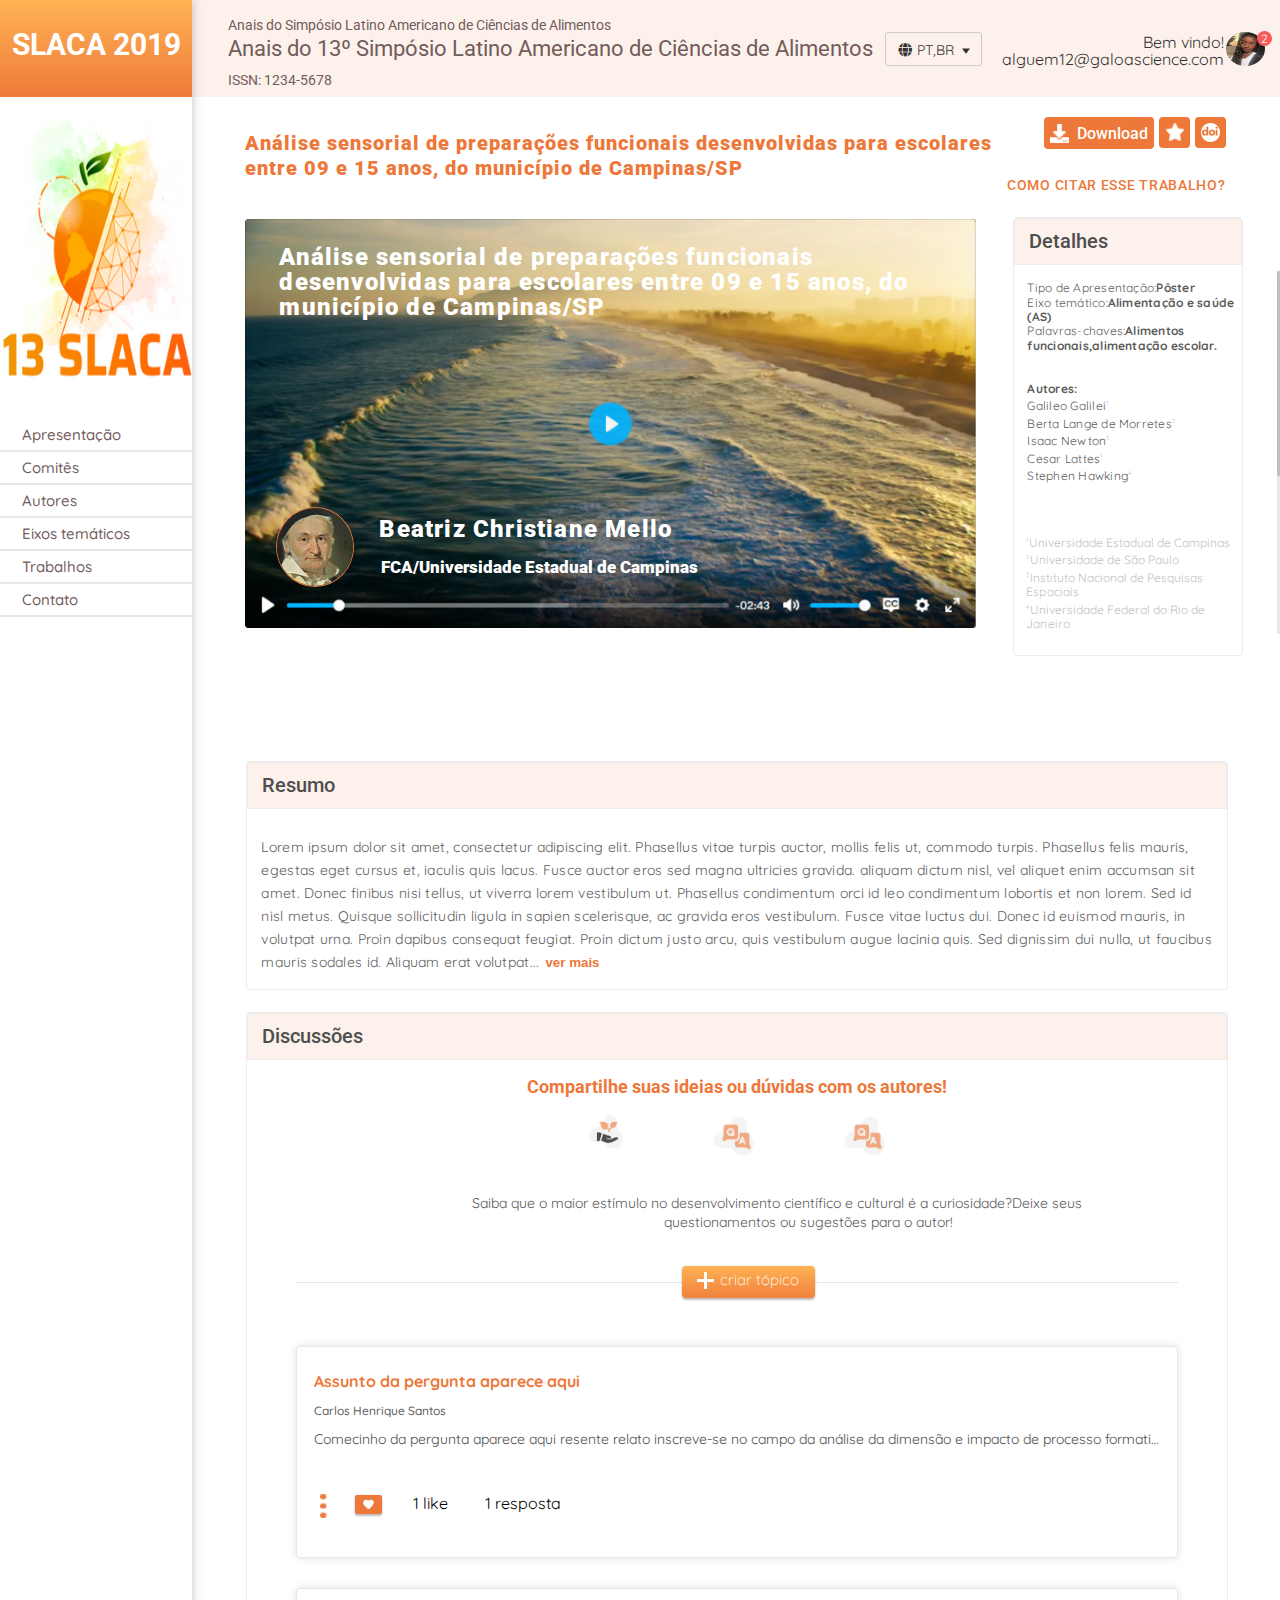
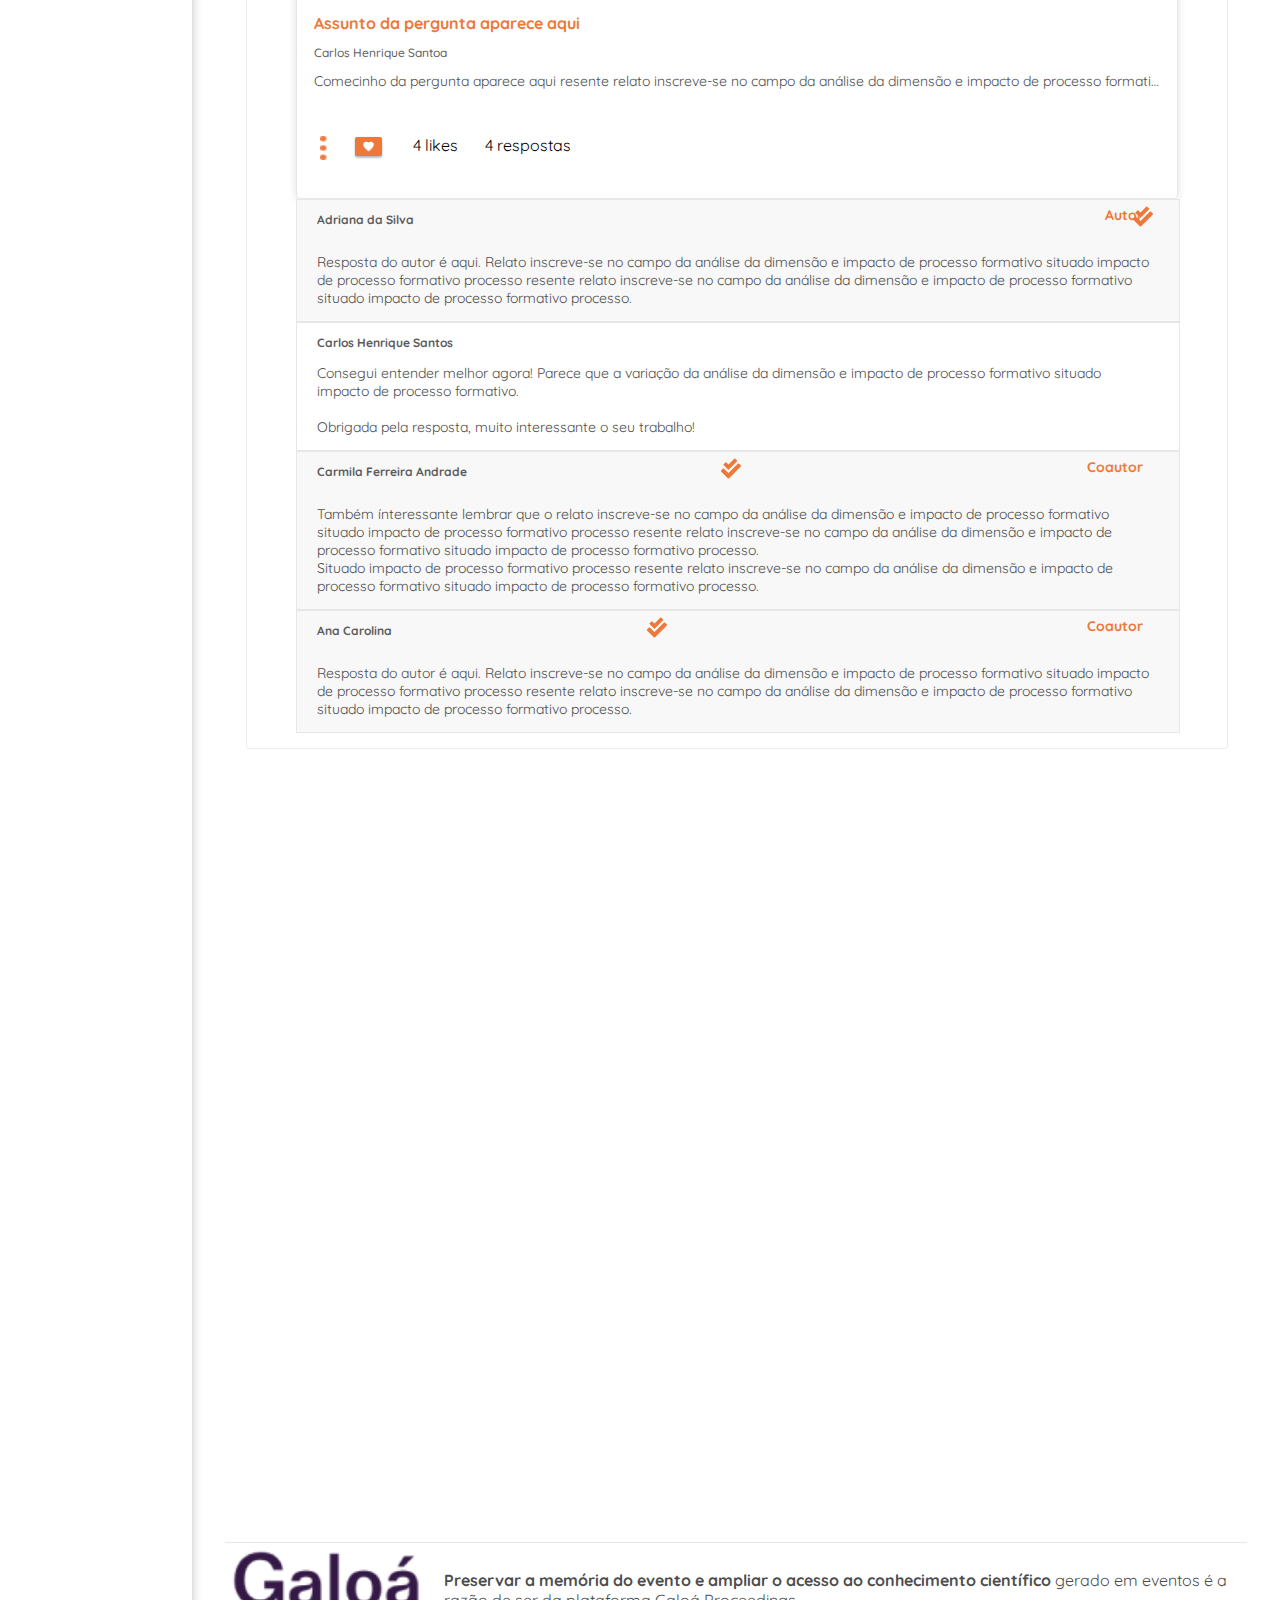
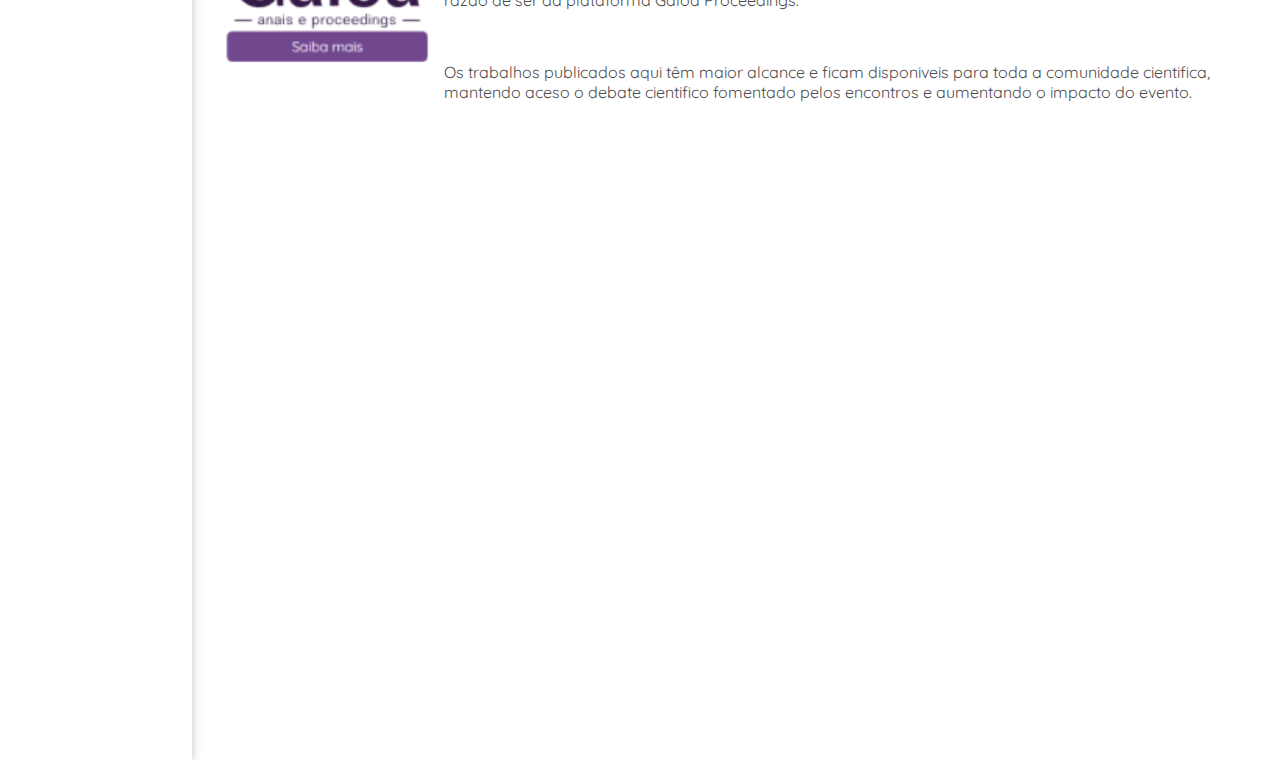
<file: index.html>
<!DOCTYPE html>
<html lang="pt-br">
<head>
    <meta charset="UTF-8">
    <meta http-equiv="X-UA-Compatible" content="IE=edge">
    <meta name="viewport" content="width=device-width, initial-scale=1.0">
    <meta http-equiv="content-language" content="pt-br,en-US">
    <meta name="keywords" content="ciência,simpósio,alimentação,SLACA">
    <meta name="description" content="Simpósio Latino Americano de Ciências de Alimentos">
    <meta name="copyright" content="2022 Teste Tecnico da Chuva">
    <meta name="author" content="Gabriela dos Santos Lamar">

    <link rel="icon" type="image/png" sizes="32x32" href="/img/13 slaca.png">

    <link rel="stylesheet" href="css/main.css">
    <title>13 SLACA</title>
</head>
<body>
    <div style="display:flex;">
        <nav class="aba-left">
            <div class="placa">            
                <div class="title-card">
                   

                    <h2>slaca 2019</h2>
                </div>                     
            </div>
            <img style="height:8%;width:100%;" src="img/13 slaca.png" 
            alt="slogan da marca,é o globo terrestre misturado com o design simples de uma laranja" />
            <ul >
                <li>
                <div ></div>  <span class="text">Apresentação</span>
                </li>
                <li >
                    <div ></div>  <span class="text">Comitês</span>       
                </li>
                <li>
                    <div ></div>  <span class="text">Autores</span>
                </li>
                <li>
                    <div ></div>  <span class="text">Eixos temáticos</span>
                    
                </li>
                <li>
                    <div ></div>  <span class="text">Trabalhos</span>                
                </li>
                <li>
                    <div ></div>  <span class="text"> Contato</span>               
                </li>
            </ul>

            
        </nav>
        <nav class="aba-left-mobile">
            <!--o uso de classes não funcionou para todos os atributos de css,entao usei o style-->
            <h2>s<br>l<br>a<br>c<br>a<br>2<br>0<br>1<br>9</h2>
            <button  onclick="abrirMenu()" class="menu-lateral">
                <hr>
                <hr>
                <hr>
            </button>
            <div  id="new" style="   height:1251vh;display: none;background: white;width: 360vw;position: absolute;left: 0px;z-index: 99;">
            <div>
                <img style="height:40%;width:360vw;" src="img/13 slaca.png"
                alt="slogan da marca,é o globo terrestre misturado com o design simples de uma laranja"
                />
                <ul class="ul-mobile" style=" margin-top: 1px;
                margin-left: -40px;
                
                list-style: none; 
                 " >
                    <li style=" display: flex;
                    margin-left: 0px;
                    padding: 54px;
                    background: linear-gradient(180deg, #ffffff 0%, #d9d5d5 100%);
                    border-bottom: 2px solid #E7E7E7;">
                    <div ></div>  <span class="text" style="align-items: center;
                    color: #725C5C;
    
                    padding: 6px;
                    padding-left:22px ;
                    
                    background-color: transparent;
    
                    font-family: 'Quicksand';
                    font-style: normal;
                    font-weight: 500;
                    font-size: 54px;
                    line-height: 19px;">Apresentação</span>
                    </li>
                    <li style=" display: flex;
                    margin-left: 0px;
                    padding: 54px;
                    background: linear-gradient(180deg, #ffffff 0%, #d9d5d5 100%);
                    border-bottom: 2px solid #E7E7E7;" >
                        <div ></div>  <span class="text"  style="align-items: center;
                        color: #725C5C;
        
                        padding: 6px;
                        padding-left:22px ;
                        
                        background-color: transparent;
        
                        font-family: 'Quicksand';
                        font-style: normal;
                        font-weight: 500;
                        font-size: 54px;
                        line-height: 19px;">Comitês</span>       
                    </li>
                    <li style=" display: flex;
                    margin-left: 0px;
                    padding: 54px;
                    background: linear-gradient(180deg, #ffffff 0%, #d9d5d5 100%);
                    border-bottom: 2px solid #E7E7E7;">
                        <div ></div>  <span class="text"  style="align-items: center;
                        color: #725C5C;
        
                        padding: 6px;
                        padding-left:22px ;
                        
                        background-color: transparent;
        
                        font-family: 'Quicksand';
                        font-style: normal;
                        font-weight: 500;
                        font-size: 54px;
                        line-height: 19px;">Autores</span>
                    </li>
                    <li style=" display: flex;
                    margin-left: 0px;
                    padding: 54px;
                    background: linear-gradient(180deg, #ffffff 0%, #d9d5d5 100%);
                    border-bottom: 2px solid #E7E7E7;">
                        <div ></div>  <span class="text"  style="align-items: center;
                        color: #725C5C;
        
                        padding: 6px;
                        padding-left:22px ;
                        
                        background-color: transparent;
        
                        font-family: 'Quicksand';
                        font-style: normal;
                        font-weight: 500;
                        font-size: 54px;
                        line-height: 19px;">Eixos temáticos</span>
                        
                    </li>
                    <li style=" display: flex;
                    margin-left: 0px;
                    padding: 54px;
                    background: linear-gradient(180deg, #ffffff 0%, #d9d5d5 100%);
                    border-bottom: 2px solid #E7E7E7;">
                        <div ></div>  <span class="text"  style="align-items: center;
                        color: #725C5C;
        
                        padding: 6px;
                        padding-left:22px ;
                        
                        background-color: transparent;
        
                        font-family: 'Quicksand';
                        font-style: normal;
                        font-weight: 500;
                        font-size: 54px;
                        line-height: 19px;">Trabalhos</span>                
                    </li>
                    <li style=" display: flex;
                    margin-left: 0px;
                    padding: 54px;
                    background: linear-gradient(180deg, #ffffff 0%, #d9d5d5 100%);
                    border-bottom: 2px solid #E7E7E7;">
                        <div ></div>  <span class="text"  style="align-items: center;
                        color: #725C5C;
        
                        padding: 6px;
                        padding-left:22px ;
                        
                        background-color: transparent;
                        
                        font-family: 'Quicksand';
                        font-style: normal;
                        font-weight: 500;
                        font-size: 54px;
                        line-height: 19px;"> Contato</span>               
                    </li>
                </ul>

            <br>
            <button id="close" style="
            background: linear-gradient(180deg, #FFB354 0%, #EE7A3A 100%);
            
            margin-left: 142px;
    width: 80%;
    height: 22vh;
            
    color: white;
    font-size: 63px;
    font-family: 'Quicksand';
    letter-spacing: 5px;

    border: none;
    border-radius: 7%;
            
            " onclick="fecharMenu()"> FECHAR MENU</button>
        </div>
        </div>
            <script>
                fecharMenu=()=>{
               
                   
               const menufechar=document.querySelector('#new');
               
               menufechar.style.display='none';
          
        }
            </script>
            
            <script>
                function abrirMenu(){
                   
                     const menuaberto=document.querySelector('#new');
                     
                     menuaberto.style.display='inline-block';
                }
            </script>

        </nav>
        <div class="aba-right">
            <header>     
                <div style="width: 90%;     background: #FDF1EB;    padding-left: 36px;">
                    <h3  class="title-1">Anais do Simpósio Latino Americano de Ciências de Alimentos</h3>
                    <h3 class="title-2 ">Anais do 13º Simpósio Latino Americano de Ciências de Alimentos</h3>
                    <h3 class="title-3">ISSN: 1234-5678 </h3>
                </div>       
                <div class="customize">   
                    <!--é preciso dar 2 click no botao idiomas-->
                        <button onclick="mudar()" class="idiomas" >          
                                <img class="icon" src="img/language image.png"
                                 alt="o icone preto de um globo terrestre com linhas brancas horizontais e verticais"/>             
                            
                                <div class="name_idioma">PT,BR <img  class="seta" src="img/dropdown.png" alt="uma seta para baixo,que abre opções"/> </div>
                                <ul id="opcao" class="inative"
                                    style="
                                    
                                    
                                    margin-top: 8px;
                                    margin-left: -7px;
                                    margin-right: 22px;
                                     
                                    border: 1px solid #CCCCCC;
                                    border-top: none;
                                    background-color: #FDF1EB;

                                    list-style: none;
                                    
                                    width: 55px;
                                    height: 34px;
                                
                                ">
                                    <li style="margin-left:-55px ; font-family: Quicksand;">EN</li>
                                    <li style="margin-left:-55px ; font-family: Quicksand;">ESP</li>
                                </ul>
                            
                           
                        </button>   
                        <script>
                            
                            function mudar(){
                                let btn=document.querySelector(".idiomas")
                                let ul=document.querySelector("#opcao")

                                function toggle(event){
                                    if(ul.classList.contains('inative')){
                                        
                                        ul.classList.remove('inative');
                                    }else{
                                        
                                        ul.classList.add('inative');
                                    }
                                }
                                btn.addEventListener("click",toggle,false);
                            }
                          
                        </script>       
                    <div class="perfil" >
                        <div class="name-user">
                            <div class="welcome">
                                Bem vindo!
                            </div>

                            <div class="email">
                                alguem12@galoascience.com
                            </div>
                        </div>
                        <img class="ftperfil" src="img/ftperfil.png" alt="foto redonda de perfil ,é uma mulher negra de cabelo com tranças afro"/>
                        <span >2</span>
                    
                    </div>
                                
                </div>
            </header>
            <main class="container">
                
                <div  class="sub-container">            
                    <figure class="video-area">
                            <figcaption>                   
                                <h1>Análise sensorial de preparações funcionais desenvolvidas para escolares
                                entre 09 e 15 anos, do município de Campinas/SP</h1>
                            </figcaption>   
                        <iframe  src="detalhes.html">
                            
                        </iframe>    
                        <h3>Análise sensorial de preparações funcionais desenvolvidas para escolares entre 09 e 15 anos, do município de Campinas/SP
                        </h3>  
                        <img  src="/img/senhor.png" alt="um idoso"/>
                        <h2>Beatriz Christiane Mello</h2>
                        <p>FCA/Universidade Estadual de Campinas</p>
                    </figure>           
                    <div class="details-area">
                        <div style="height:72px;"> 
                            <section class="button-area1">
                                <button class="download"><img src="img/download.png" style="margin-right:8px ;">Download</button>   
                                <button class="star"><img src="img/.png" alt="o icone de uma estrela para representar favoritos"/></button>
                                <button class="doi"><img src="img/doi.png" alt="o icone escrito doi"/></button>                            
                            </section>
                            <h4 >Como citar esse trabalho?</h4>
                            <aside class="details-box-1">
     <div  class="bar-gray" ></div> 

     <div class="bar-black" ></div>                                                        
                                <h2 class="title-details-box">Detalhes</h2>
                    <pre class="description">
    Tipo de Apresentação:<b>Pôster</b>
    Eixo temático:<strong>Alimentação e saúde
    (AS)</strong>
    Palavras-chaves:<strong>Alimentos
    funcionais,alimentação escolar.</strong>


    <b>Autores:</b>
    Galileo Galilei<sup>1</sup>
    Berta Lange de Morretes<sup>2</sup>
    Isaac Newton<sup>3</sup>
    Cesar Lattes<sup>1</sup>
    Stephen Hawking<sup>4</sup>
                                </pre>
                                <pre class="glossary">
    <sup>1</sup>Universidade Estadual de Campinas
    <sup>2</sup>Universidade de São Paulo
    <sup>3</sup>Instituto Nacional de Pesquisas 
    Espaciais
    <sup>4</sup>Universidade Federal do Rio de 
    Janeiro
                                </pre>
                           

                            </aside>
                        </div>            
                    </div>
                </div>
            
                <article class="details-box-2">
                    <h2 class="title-details-box">Resumo</h2>
                        <div  class="content-box" >Lorem ipsum dolor sit amet, consectetur adipiscing elit. 
                            Phasellus vitae turpis auctor, mollis felis ut, commodo turpis. Phasellus felis mauris, egestas eget cursus et, iaculis quis lacus. 
                            Fusce auctor eros sed magna ultricies gravida.  aliquam dictum nisl, vel aliquet enim accumsan sit amet. 
                            Donec finibus nisi tellus, ut viverra lorem vestibulum ut. Phasellus condimentum orci id leo condimentum lobortis et non lorem. 
                            Sed id nisl metus. Quisque sollicitudin ligula in sapien scelerisque, ac gravida eros vestibulum. Fusce vitae luctus dui.
                            Donec id euismod mauris, in volutpat urna. Proin dapibus consequat feugiat.
                            Proin dictum justo arcu, quis vestibulum augue lacinia quis. Sed dignissim dui nulla, ut faucibus mauris sodales id. 
                            Aliquam erat volutpat<span id="pontos">...<button onclick="leiaMais()" id="btnLeiaMais">ver mais</button></span> <span id="mais" style="display: none;">dolor enim, tincidunt id elit non, suscipit interdum turpis. 
                                Etiam finibus urna libero, eget interdum eros volutpat ullamcorper. Pellentesque et pretium lorem.
                                Aenean interdum quis diam ac porttitor. Cras nec ipsum pulvinar, pharetra libero non, ornare enim. 
                                Etiam in laoreet odio. Nam eget tristique elit, at fermentum tellus. Mauris scelerisque ligula id eleifend feugiat. Donec eleifend vehicula sem nec dapibus. Integer scelerisque neque dui, in lacinia erat molestie eu. Phasellus maximus dui eget lacus porta tempor. Ut ex nibh, dignissim quis purus semper, efficitur facilisis turpis. Praesent blandit elementum ultricies. Aliquam sit amet enim sit amet nulla pulvinar lobortis consectetur non odio. Phasellus at lacus hendrerit, vulputate nisi sit amet, viverra mauris. Etiam eu scelerisque orci. Quisque sagittis, mi vitae pharetra iaculis, orci elit eleifend massa, eu posuere mauris odio id odio. Morbi eu libero luctus, consectetur lorem vel, interdum sapien. Aenean in porta arcu. Maecenas eu maximus massa. Praesent velit dolor, dignissim sed quam ac, efficitur porta justo. Pellentesque porta pharetra felis ut hendrerit. Nulla facilisi. Aliquam erat volutpat. Nunc sit amet faucibus quam. Maecenas dapibus luctus dolor at viverra. Duis nec fringilla libero. Duis risus nibh, viverra ac orci nec, iaculis dictum sem. Aliquam at malesuada arcu. Aliquam erat volutpat. Donec varius ipsum purus,
                            ut vehicula purus placerat vitae. Lorem ipsum dolor sit amet, consectetur adipiscing elit.<button onclick="leiaMais()" id="btnLeiaMais">ver menos</button></span>
                        </div>
                </article>
                <script>
                    function leiaMais(){
                        var pontos=document.getElementById("pontos");
                        var mais=document.getElementById("mais");
                        var btnLeiaMais=document.getElementById("btnLeiaMais");
                        if(pontos.style.display==="none"){
                            pontos.style.display="inline";
                            mais.style.display="none";
                            btnLeiaMais.innerHTML="ver mais";
                        }
                        else{
                            pontos.style.display="none";
                            mais.style.display="inline";
                            
                        }
                    }
                    
                </script> 
                <section class="details-box-3" style="height:auto;padding-bottom: 15px;">
                    <h2 class="title-details-box">Discussões</h2>
                    <div  style=" height:auto;
                    ">
                        <h3 class="h3-pc">
                            Compartilhe suas ideias  ou dúvidas com os autores!                            
                        </h3>
                        <h3 class="h3-mobile"><pre class="h3-mobile" >
    Compartilhe suas ideias 
ou dúvidas com os autores!
                                </pre>
                        </h3>
                        <section class="img-area">
                            <img src="img/ft1.png" alt="uma mao com uma planta encima"/>
                            <img src="img/ft2.png" alt="dois 'baloes' de conversa"/>
                            <img src="img/ft2.png" alt="dois 'baloes' de conversa"/>
                        </section>    
                        <pre class="curiosidade">

                    Saiba que o maior estímulo no desenvolvimento científico e cultural é a curiosidade?Deixe seus
                                    questionamentos ou sugestões para o autor!
                        </pre>
                        <pre class="curiosidade-mobile">
                            
    Saiba que o maior estímulo 
    no desenvolvimento científico 
e cultural é a curiosidade?Deixe seus 
 questionamentos ou sugestões para o autor!
                                </pre>
                        <div class="line">
                            <button onclick="openModal()"  class="addCard">
                                <p ><img src="img/icon - criar.png" style="margin-right: 6px; " alt="icone de adicao"/> 
                                criar tópico</p>
                            </button>
                        </div>
                       
                    </div>
                    <div  class="form-container" id="formu">
                        <h2 >
                        Tem uma dúvida ou sugestão? Compartilhe seu feedback com os autores!</h2>    
                        <form >
                            
                            <label for="m-assunto">Assunto</label><br>

                            <input  type="text" id="m-assunto" required 
                            placeholder="Defina um tópico sucinto para notificar os autores...">
                            <label for="m-conteudo">Conteúdo</label><br>

                            <fieldset >
                                <textarea id="m-conteudo" required>
                                    </textarea>
                                <div style="display: flex;height: auto;">
                                        <span style="width: 80%;">
                                        
                                        </span>
                                        <button id="btnSalvar"
                                        >Enviar</button>                              
                                </div>                       
                            </fieldset>
                        </form>            
                    </div>
                    <article  class="card">
                        <h3>
                            Assunto da pergunta aparece aqui
                        </h3>
                        <p class="name-autor">Carlos Henrique Santos</p>
                        <p class="comentario"> Comecinho da pergunta aparece aqui resente relato inscreve-se no
                            campo da análise da dimensão e impacto de processo formativo situado impacto de processo formativo processo...
                        </p>
                        <section >
                            <button>
                                <img src="img/mais informações.png"  class="maisInformaçoes" alt="3 pontos representando mais informaçoes"/>
                            </button>
                            <button onclick="curtir()" class="like">
                                <img src="img/green apples 22.png"  alt="o simbolo branco de coracao para representar um botao de curtida"/> 
                            </button>

                          
                            <p  class="num-likes" style="    
                            width: 40%;
                            height:19px;

                            display: flex;
                            font-family: 'Quicksand';" id="likes">1 like</p>
                              <script>

                                 
                                function curtir(){
                                    let btn=document.querySelector(".like")
                                    let p=document.querySelector(".num-likes")
    
                                    function toggle(event){
                                        if(p.classList.contains('num-likes')){
                                            
                                            p.textContent="2 likes";
                                            p.classList.remove('num-likes');
                                            console.log('removeu');
                                        }else{
                                            
                                            p.textContent="1 like";
                                           
                                        }
                                    }
                                    btn.addEventListener("click",toggle,false);
                                }
                                </script>
                            <div >1 resposta</div>       
                        </section>    
                    </article>          
                    <article  class="card">
                        <h3>
                            Assunto da pergunta aparece aqui
                        </h3>
                        <p class="name-autor">Carlos Henrique Santoa</p>
                        <p class="comentario"> Comecinho da pergunta aparece aqui resente relato inscreve-se no
                            campo da análise da dimensão e impacto de processo formativo situado impacto de processo formativo processo...
                        </p>
                        <section >
                            <button>
                                <img src="img/mais informações.png"  class="maisInformaçoes" >
                            </button>
                            <button onclick="gostei2()" class="like" id="1">
                                <img src="img/green apples 22.png" > 
                            </button>

                            <script>
                                gostei2=()=>{
                                 
                                   var contador=document.querySelector("#1");
                                   contador.textContent="5 likes";
                                }

                            </script>
                            <p style="   
                            width: 40%;
                            height:19px;
                            display: flex;font-family: 'Quicksand';" id="likes">4 likes</p>
                            <div    
                            >4 respostas</div>       
                        </section>    
                    </article>  
                    <article class="card-answer">     
                        <div >                
                        <h3 >Adriana da Silva
                            <span > Autor  <img src="/img/correto.png" alt="simbolo de correto"/></span>  </h3>
                       
                        </div>
                            <p >
                            Resposta do autor é aqui. Relato inscreve-se no campo da análise
                            da dimensão e impacto de processo formativo situado impacto de 
                            processo formativo processo resente relato inscreve-se no campo 
                            da análise da dimensão e impacto de processo 
                            formativo situado impacto de processo formativo processo.
                        </p>
                    </article>  
                    <article  class="card-answer" style="background: #FFFFFF;">  
                                          
                        <h3>Carlos Henrique Santos</h3>
                        <p >
                        Consegui entender melhor agora! Parece que a variação da análise da dimensão e impacto de processo formativo situado impacto de processo formativo. 
                        <br><br>
                        Obrigada pela resposta, muito interessante o seu trabalho! 
                        </p>
                    </article>  
                    <article class="card-answer">   
                        <div>                
                        <h3 >Carmila Ferreira Andrade
                            <span style="
                                        position: absolute;
                                        left: 396px;
                            "> Coautor  
                                <img src="/img/correto.png" alt="simbolo de correto"/>
                            </span>  
                        </h3>
                    </div> 
                        <p >
                            Também ínteressante lembrar que o relato
                            inscreve-se no campo da análise da dimensão e impacto 
                            de processo formativo situado impacto de processo formativo 
                            processo resente relato inscreve-se no campo da análise da 
                            dimensão e impacto de processo formativo situado impacto de
                            processo formativo processo.<br> Situado impacto de processo 
                            formativo processo resente relato inscreve-se no campo da 
                            análise da dimensão e impacto de processo formativo situado 
                            impacto de processo formativo processo.
                        </p>
                    </article>  
                    <article class="card-answer">   
                       <div>                         
                        <h3>Ana Carolina
                            <span style="
                                        position: absolute;
                                        left: 322px;
                            "> Coautor  <img src="/img/correto.png" alt="simbolo de correto"/></span>    </h3>
                        </div>
                        <p >
                        Resposta do autor é aqui. Relato inscreve-se no campo
                        da análise da dimensão e impacto de processo formativo 
                        situado impacto de processo formativo processo resente
                        relato inscreve-se no campo da análise da dimensão e impacto 
                        de processo
                        formativo situado impacto de processo formativo processo. 
                        </p>
                    </article>  
                </section>
            </main>
            <footer>
                    <img src="img/footer.png" alt="a logo da empresa escrito Galoá:anais e proceddings saiba mais"/>  
                    <div class="sub-footer"  >
                        <p><strong>Preservar a memória do evento e ampliar o acesso ao conhecimento científico</strong> gerado em eventos 
                            é a razão de ser da plataforma Galoá Proceedings.</p>
                            <br>
                        <p>Os trabalhos publicados aqui têm maior alcance e ficam disponiveis para toda a comunidade cientifica,
                            mantendo aceso o debate cientifico fomentado pelos encontros e aumentando o impacto do evento.
                        </p>
                    </div>   
            </footer>
        </div>  
    </div>
</body>
</html>
</file>
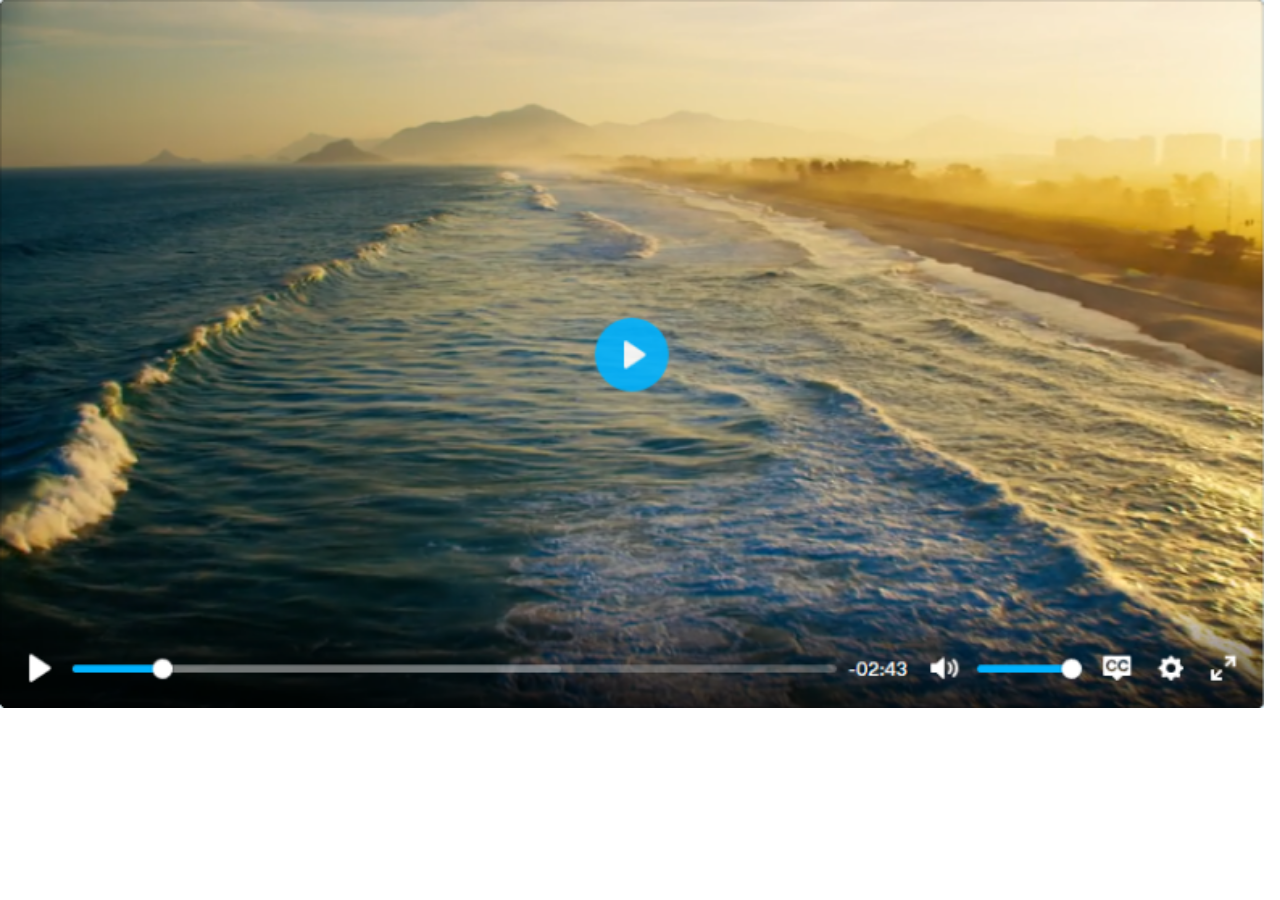
<file: detalhes.html>
<!DOCTYPE html>
<html lang="pt-br">
<head>
    <meta charset="UTF-8">
    <meta http-equiv="X-UA-Compatible" content="IE=edge">
    <meta name="viewport" content="width=device-width, initial-scale=1.0">
    <title>Document</title>
    <link href="https://fonts.googleapis.com/css2?family=Quicksand&display=swap" rel="stylesheet">
    
</head>
<body>
    
    
<img src="/img/dewey 1.png" style="

margin-left: -8px;
    width: 100%;
    height: auto;
    margin-top: -8px;

" alt="um slide de apresentacao como autor/a Beatriz Christiane Mello"/>
</body>
</html>
</file>
<file: css/main.css>
@charset "UTF-8";
@import url("https://fonts.googleapis.com/css2?family=Roboto:wght@900&display=swap");
@import url("https://fonts.googleapis.com/css2?family=Quicksand:wght@500&display=swap");
@import url("https://fonts.googleapis.com/css2?family=Roboto:wght@700&display=swap");
@import url("https://fonts.googleapis.com/css2?family=Roboto:wght@900&display=swap");
@import url("https://fonts.googleapis.com/css2?family=Roboto:wght@900&display=swap");
@import url("https://fonts.googleapis.com/css2?family=Quicksand:wght@500&display=swap");
@import url("https://fonts.googleapis.com/css2?family=Quicksand:wght@500&display=swap");
@import url("https://fonts.googleapis.com/css2?family=Quicksand:wght@500&display=swap");
@import url("https://fonts.googleapis.com/css2?family=Quicksand:wght@500&display=swap");
@import url("https://fonts.googleapis.com/css2?family=Roboto:wght@100&display=swap");
@import url("https://fonts.googleapis.com/css2?family=Roboto:wght@100&display=swap");
@import url("https://fonts.googleapis.com/css2?family=Roboto&display=swap");
@import url("https://fonts.googleapis.com/css2?family=Quicksand:wght@500&display=swap");
.aba-left {
  box-shadow: 0px 0px 10px rgba(0, 0, 0, 0.25);
  background-color: #fff;
  width: 15%;
  height: 440vh;
  z-index: 2;
}
@media (max-width: 600px) {
  .aba-left {
    display: none;
  }
}
.aba-left ul {
  margin-top: 1px;
  margin-left: -40px;
  list-style: none;
}
.aba-left ul li {
  display: flex;
  margin-left: 0px;
  border-bottom: 2px solid #E7E7E7;
}
.aba-left ul li span {
  align-items: center;
  color: #725C5C;
  padding: 6px;
  padding-left: 22px;
  background-color: transparent;
  font-family: "Quicksand";
  font-style: normal;
  font-weight: 500;
  font-size: 15px;
  line-height: 19px;
}
.aba-left ul li span div {
  border-bottom: 2px solid #E7E7E7;
}
.aba-left ul :hover {
  background-color: #FDF1EB;
  cursor: pointer;
}
.aba-left ul :hover div {
  padding: 0px;
  width: 5px;
  height: 33px;
  background: linear-gradient(180deg, #FFB455 0%, #ED7839 100%);
}

.placa {
  display: flex;
  justify-content: center;
  background: linear-gradient(180deg, #FFB354 0%, #EE7A3A 100%);
  height: 97px;
}
.placa .title-card h2 {
  font-family: "Roboto";
  font-style: normal;
  font-weight: 700;
  font-size: 30px;
  color: #FFFFFF;
  line-height: 35px;
  display: flex;
  align-items: center;
  text-align: center;
  margin-top: 16%;
  text-transform: uppercase;
}

.idiomas {
  box-sizing: border-box;
  background-color: transparent;
  width: 97px;
  height: 34px;
  border: 1px solid #CCCCCC;
  border-radius: 3px;
}
@media (max-width: 600px) {
  .idiomas {
    margin-left: 15px;
    display: flex;
    width: 215px;
    height: 40%;
    margin-top: 33px;
  }
}
.idiomas :hover {
  cursor: pointer;
}
.idiomas .icon {
  width: 22px;
  height: 21px;
  margin-right: 58px;
  margin-bottom: -2px;
}
@media (max-width: 600px) {
  .idiomas .icon {
    width: 52px;
    height: 51px;
    margin-top: -3px;
  }
}
.idiomas .name_idioma {
  width: 42px;
  height: 18px;
  margin: -19px 5px 0px 22px;
  font-family: "Quicksand";
  font-style: normal;
  font-weight: 400;
  font-size: 14px;
  line-height: 18px;
  color: #333333;
}
@media (max-width: 600px) {
  .idiomas .name_idioma {
    position: absolute;
    top: 348px;
    left: 121px;
    height: 18px;
    font-family: "Quicksand";
    font-style: normal;
    font-weight: 400;
    font-size: 34px;
    line-height: 18px;
    color: #333333;
  }
}
.idiomas .seta {
  margin: -11px 0px 22px 48px;
}
@media (max-width: 600px) {
  .idiomas .seta {
    position: absolute;
    left: 63px;
    height: 16px;
  }
}

.name-user div {
  height: 17px;
  font-family: "Quicksand";
  font-style: normal;
  font-weight: 400;
  text-align: right;
  color: #333333;
}
@media (max-width: 600px) {
  .name-user div {
    height: 23px;
    font-size: 36px;
    line-height: 8px;
    margin-bottom: 9px;
  }
}
.name-user div .welcome {
  font-size: 14px;
  line-height: 18px;
}
.name-user div .email {
  font-size: 12px;
  line-height: 15px;
}
@media (max-width: 600px) {
  .name-user div .email {
    font-size: 52px;
  }
}

.perfil {
  width: auto;
  height: 34px;
  display: flex;
  margin-left: 20px;
}
@media (max-width: 600px) {
  .perfil {
    position: relative;
  }
}
.perfil span {
  display: flex;
  color: white;
  background-color: #F85959;
  border-radius: 100%;
  width: 15px;
  height: 15px;
  position: relative;
  top: -1px;
  left: -8px;
  font-family: "Quicksand";
  font-size: 12px;
  justify-content: center;
  text-align: center;
}
@media (max-width: 600px) {
  .perfil span {
    font-size: 33px;
    width: 45px;
    height: 45px;
    border-radius: 50%;
    position: absolute;
    margin-top: 2px;
    left: 438px;
    top: -139px;
  }
}
.perfil span:hover {
  cursor: pointer;
}

.ftperfil {
  width: 39px;
  border-radius: 50%;
  margin-left: 2px;
}
@media (max-width: 600px) {
  .ftperfil {
    height: 110px;
    width: 110px;
    position: absolute;
    left: 351px;
    top: -128px;
  }
}

.details-area {
  width: 30%;
}
.details-area h4 {
  font-family: "Roboto";
  font-style: normal;
  font-weight: 500;
  font-size: 14px;
  line-height: 25px;
  text-align: right;
  letter-spacing: 0.05em;
  color: var(--color-primary-orange);
  margin-bottom: 5px;
  text-transform: uppercase;
}
@media (max-width: 600px) {
  .details-area h4 {
    margin: 20px;
    margin-left: 27%;
    width: 601px;
    font-size: 34px;
  }
}
.details-area .button-area1 {
  padding-bottom: 5px;
  display: flex;
  height: 32px;
  justify-content: flex-end;
  padding-top: 20px;
  margin-bottom: 12px;
  margin-left: 150px;
}
@media (max-width: 600px) {
  .details-area .button-area1 {
    margin-left: 50%;
    height: 100%;
    width: 214%;
    justify-content: space-between;
  }
}
.details-area .button-area1 .star, .details-area .button-area1 .doi {
  margin-left: 5px;
  width: 42px;
  height: 31px;
  display: flex;
  justify-content: center;
}
@media (max-width: 600px) {
  .details-area .button-area1 .star, .details-area .button-area1 .doi {
    width: 84px;
    justify-content: space-around;
    height: 72px;
    width: 113px;
  }
}
.details-area button:hover {
  background-color: #f98929;
  box-shadow: 1px 1px 5px #de6112;
  cursor: pointer;
  transition-timing-function: ease-in-out;
  transition-duration: 0.5s;
}
.details-area button {
  box-sizing: border-box;
  background: var(--color-primary-orange);
  border-radius: 4px;
  font-family: "Roboto";
  font-style: normal;
  font-weight: 500;
  font-size: 16px;
  line-height: 19px;
  display: flex;
  align-items: center;
  text-align: center;
  border: none;
  color: #FFFFFF;
  border-radius: 4px;
}
@media (max-width: 600px) {
  .details-area button {
    font-size: 41px;
  }
}
.details-area button img {
  width: 19px;
  height: 19px;
}
@media (max-width: 600px) {
  .details-area button img {
    width: 50px;
    height: 50px;
  }
}

.aba-right {
  width: 85%;
  height: auto;
  position: absolute;
  left: 15%;
}
@media (max-width: 600px) {
  .aba-right {
    width: 204%;
  }
}
.aba-right header {
  background-color: var(--color-second-pink);
  height: 97px;
  display: flex;
}
@media (max-width: 600px) {
  .aba-right header {
    height: auto;
    width: 136%;
    padding-top: 22px;
    display: block;
  }
}
.aba-right header .customize {
  width: 50%;
  display: flex;
  align-items: center;
  justify-content: space-around;
}
@media (max-width: 600px) {
  .aba-right header .customize {
    width: 100%;
  }
}

figure {
  position: relative;
  display: block;
  margin-right: 22px;
  -webkit-margin-start: -23px;
          margin-inline-start: -23px;
  -webkit-margin-end: -29px;
  margin-inline-end: 1px;
  width: 95%;
}
figure h3 {
  position: absolute;
  left: 34px;
  right: 291px;
  top: 108px;
  width: 100%;
  height: 54px;
  font-family: "Roboto";
  font-style: normal;
  font-weight: 900;
  font-size: 24px;
  line-height: 25px;
  letter-spacing: 0.05em;
  color: #FFFFFF;
}
@media (max-width: 600px) {
  figure h3 {
    top: 190px;
    left: 15px;
    font-size: 34px;
    line-height: 45px;
  }
}
figure h2 {
  position: absolute;
  top: 384px;
  left: 134px;
  font-family: "Roboto";
  font-style: normal;
  font-weight: 900;
  font-size: 24px;
  line-height: 25px;
  /* or 74% */
  letter-spacing: 0.05em;
  color: #FFFFFF;
}
@media (max-width: 600px) {
  figure h2 {
    top: 497px;
  }
}
figure p {
  position: absolute;
  left: 136px;
  right: 506px;
  top: 425px;
  font-family: "Roboto";
  font-style: normal;
  font-weight: 900;
  font-size: 17px;
  line-height: 25px;
  white-space: nowrap;
  color: #FFFFFF;
}
@media (max-width: 600px) {
  figure p {
    top: 533px;
  }
}
figure img {
  left: 31px;
  position: absolute;
  top: 394px;
  border: 1px solid var(--color-primary-orange);
  border-radius: 100%;
}
@media (max-width: 600px) {
  figure img {
    top: 493px;
  }
}
@media (max-width: 600px) {
  figure {
    width: 108%;
  }
}
figure iframe {
  width: 108%;
  height: 500px;
  border-radius: 3px;
  border: none;
}
@media (max-width: 600px) {
  figure iframe {
    width: 100%;
  }
}
figure h1 {
  width: 108%;
  margin: 18px 0px;
  margin-bottom: 38px;
  font-family: "Roboto", sans-serif;
  font-style: normal;
  font-weight: 900;
  font-size: 20px;
  line-height: 25px;
  letter-spacing: 0.05em;
  color: var(--color-primary-orange);
}
@media (max-width: 600px) {
  figure h1 {
    background-color: #FFFFFF;
    font-size: 41px;
    height: 5%;
    line-height: 107%;
    letter-spacing: 2%;
    margin-bottom: 22px;
    margin-left: -25px;
  }
}

.details-box-1 {
  margin-top: 19px;
  margin-left: 75px;
  width: 230px;
  height: 439px;
  background-color: white;
  border: 1px solid var(--color-box-line);
  border-radius: 5px;
  box-sizing: border-box;
}
@media (max-width: 600px) {
  .details-box-1 {
    margin-bottom: 111px;
    margin-left: -21px;
    width: 356%;
    height: auto;
  }
}
.details-box-1 .bar-gray {
  position: absolute;
  width: 3px;
  height: 367px;
  left: 1085px;
  top: 270px;
  height: 364px;
  background: #E7E7E7;
  border-radius: 5px;
}
@media (max-width: 600px) {
  .details-box-1 .bar-gray {
    width: 26px;
    left: 902px;
    top: 1342px;
    height: 758px;
    border-radius: 10px;
  }
}
.details-box-1 .bar-black {
  position: absolute;
  width: 3px;
  height: 205px;
  left: 1085px;
  top: 271px;
  background: #BFBFBF;
  border-radius: 5px;
}
@media (max-width: 600px) {
  .details-box-1 .bar-black {
    width: 32px;
    left: 898px;
    top: 1342px;
    height: 334px;
    border-radius: 10px;
  }
}
.details-box-1 .description {
  margin: 0px;
  font-family: "Quicksand";
  font-style: normal;
  font-weight: 400;
  font-size: 12px;
  line-height: 120%;
  letter-spacing: 0.02em;
  color: #5C5C5C;
}
@media (max-width: 600px) {
  .details-box-1 .description {
    font-size: 44px;
  }
}
.details-box-1 .glossary {
  margin: 0px;
  margin-top: 35px;
  font-size: 11px;
  color: #C6BEBE;
  font-family: "Quicksand";
  font-style: normal;
  font-weight: 400;
  font-size: 12px;
  line-height: 120%;
  letter-spacing: 0.001em;
}
@media (max-width: 600px) {
  .details-box-1 .glossary {
    font-size: 48px;
    overflow: hidden;
    white-space: nowrap;
    text-overflow: ellipsis;
    margin-left: 49px;
  }
}
.details-box-1 sup {
  font-size: 6px;
  color: #C6BEBE;
}

.details-box-2 {
  margin-top: 22px;
  width: 100%;
  height: auto;
  background-color: white;
  border: 1px solid var(--color-box-line);
  border-radius: 3px;
}
@media (max-width: 600px) {
  .details-box-2 {
    margin-top: 136%;
    font-size: 26px;
    width: 105%;
  }
}
.details-box-2 button {
  background-color: transparent;
  border: none;
  color: var(--color-primary-orange);
  font-weight: bold;
}
.details-box-2 button button:hover {
  cursor: pointer;
}
@media (max-width: 600px) {
  .details-box-2 button {
    font-size: 45px;
  }
}
.details-box-2 .content-box {
  padding: 10px 14px 15px 14px;
  font-family: "Quicksand";
  font-style: normal;
  font-weight: 400;
  font-size: 14px;
  line-height: 23px;
  letter-spacing: 0.02em;
  color: #5C5C5C;
}
@media (max-width: 600px) {
  .details-box-2 .content-box {
    font-size: 42px;
    line-height: 51px;
  }
}

.card {
  background: #FFFFFF;
  border: 1px solid #E7E7E7;
  box-shadow: 0px 0px 8px rgba(0, 0, 0, 0.12);
  border-radius: 4px;
  height: auto;
  margin-left: 5%;
  margin-right: 5%;
  margin-top: 30px;
  padding: 24.17px 17px;
}
.card h3 {
  display: flex;
  justify-content: flex-start;
  margin-top: 0px;
  margin-bottom: 3px;
  font-family: "Quicksand";
  height: auto;
  font-style: normal;
  font-weight: 700;
  font-size: 16px;
  line-height: 20px;
  color: var(--color-primary-orange);
}
@media (max-width: 600px) {
  .card h3 {
    font-size: 52px;
    line-height: 54px;
  }
}
.card .name-autor {
  font-family: "Quicksand";
  font-style: normal;
  font-weight: 500;
  font-size: 12px;
  line-height: 15px;
  color: #5C5C5C;
}
@media (max-width: 600px) {
  .card .name-autor {
    font-size: 38px;
  }
}
.card .comentario {
  font-family: "Quicksand";
  font-style: normal;
  font-weight: 400;
  font-size: 14px;
  line-height: 18px;
  margin: 0px;
  height: 54px;
  white-space: nowrap;
  overflow: hidden;
  text-overflow: ellipsis;
  color: #4D4D4D;
}
@media (max-width: 600px) {
  .card .comentario {
    height: auto;
    font-size: 36px;
    line-height: 54px;
  }
}
.card .maisInformaçoes {
  width: 8px;
  height: 24px;
  margin-top: -2px;
}
@media (max-width: 600px) {
  .card .maisInformaçoes {
    margin-top: 3px;
    margin-left: 22px;
    width: 88%;
    height: 56px;
  }
}
.card .maisInformaçoes :hover {
  cursor: pointer;
}
.card .like {
  padding: 3px 6px;
  width: 27.03px;
  height: 19px;
  background: var(--color-primary-orange);
  box-shadow: 0px 0px 2px rgba(0, 0, 0, 0.12), 0px 2px 2px rgba(0, 0, 0, 0.24);
  border: none;
  border-radius: 2px;
}
.card .like img {
  width: 11px;
}
@media (max-width: 600px) {
  .card .like img {
    width: 42px;
  }
}
@media (max-width: 600px) {
  .card .like {
    margin-left: 53px;
    margin-right: 22px;
    width: 56px;
    height: 56px;
  }
}
.card .like :hover {
  cursor: pointer;
}
.card section {
  display: flex;
  justify-content: space-between;
  width: 165px;
  height: 19px;
  margin-top: 11px;
  margin-bottom: 18px;
}
@media (max-width: 600px) {
  .card section {
    width: 56px;
    height: 56px;
  }
}
.card section p {
  width: 50%;
  margin-left: 10px;
  margin-top: -2px;
}
@media (max-width: 600px) {
  .card section p {
    font-size: 36px;
    display: flex;
    width: 500px;
    height: 19px;
    font-family: "Quicksand";
    margin-top: -11px;
  }
}
.card section div {
  position: absolute;
  left: 238px;
  width: 13%;
  height: 19px;
  font-family: "Quicksand";
  margin-top: -2px;
}
@media (max-width: 600px) {
  .card section div {
    font-size: 43px;
    position: absolute;
    left: 349px;
    width: 49px;
    height: 19px;
    width: 31%;
    height: 39px;
    font-family: "Quicksand";
    margin-top: -2px;
  }
}

.card-answer {
  background: #F8F8F8;
  border: 1px solid #E7E7E7;
  border-radius: 0px;
  height: auto;
  width: 90%;
  margin-left: 5%;
}
.card-answer div {
  display: flex;
  position: relative;
  width: 96%;
}
@media (max-width: 600px) {
  .card-answer div {
    width: 100%;
  }
}
.card-answer h3 {
  font-family: "Quicksand";
  font-style: normal;
  font-weight: 700;
  font-size: 12px;
  line-height: 15px;
  margin-left: 20px;
  color: #5C5C5C;
}
@media (max-width: 600px) {
  .card-answer h3 {
    font-size: 42px;
    line-height: 15px;
  }
}
.card-answer span {
  font-family: "Quicksand";
  position: absolute;
  right: 0px;
  top: 6px;
  font-style: normal;
  font-weight: 700;
  font-size: 14px;
  line-height: 18px;
  text-align: right;
  color: var(--color-primary-orange);
}
@media (max-width: 600px) {
  .card-answer span {
    margin-right: 2px;
    top: 22px;
    left: 217px;
    font-size: 45px;
  }
}
.card-answer img {
  position: absolute;
  left: 22px;
  margin-left: 5px;
}
@media (max-width: 600px) {
  .card-answer img {
    width: 56px;
  }
}
.card-answer p {
  font-family: "Quicksand";
  font-style: normal;
  font-weight: 400;
  font-size: 14px;
  line-height: 18px;
  margin-left: 20px;
  margin-right: 23.19px;
  color: #4D4D4D;
}
@media (max-width: 600px) {
  .card-answer p {
    height: 54px;
    white-space: nowrap;
    overflow: hidden;
    text-overflow: ellipsis;
    font-size: 34px;
    line-height: 58px;
  }
}

.details-box-3 {
  position: relative;
  margin-top: 22px;
  width: 100%;
  height: auto;
  background-color: white;
  border: 1px solid #ECECEC;
  border-radius: 3px;
}
@media (max-width: 600px) {
  .details-box-3 {
    margin-top: 18%;
    width: 105%;
  }
}
.details-box-3 button {
  background-color: transparent;
  border: none;
  color: var(--color-primary-orange);
  font-weight: bold;
}
.details-box-3 button button:hover {
  cursor: pointer;
}
.details-box-3 .content-box {
  padding: 10px 14px 15px 14px;
  font-family: "Quicksand";
  font-style: normal;
  font-weight: 400;
  font-size: 14px;
  line-height: 23px;
  letter-spacing: 0.02em;
  color: #5C5C5C;
}
.details-box-3 .h3-pc {
  justify-content: center;
  margin-top: 15px;
  margin-bottom: 15px;
  display: flex;
  font-family: "Roboto";
  font-style: normal;
  font-weight: 700;
  font-size: 18px;
  line-height: 21px;
  color: var(--color-primary-orange);
}
@media (max-width: 600px) {
  .details-box-3 .h3-pc {
    display: none;
  }
}
.details-box-3 .h3-mobile {
  display: none;
}
@media (max-width: 600px) {
  .details-box-3 .h3-mobile {
    margin-bottom: 0px;
    display: flex;
    font-family: "Roboto";
    font-style: normal;
    font-weight: 700;
    color: var(--color-primary-orange);
    font-size: 60px;
    line-height: 47px;
    justify-content: center;
  }
}
.details-box-3 .img-area {
  margin-left: 30%;
  display: flex;
  justify-content: space-around;
  height: 48px;
  width: 40%;
}
@media (max-width: 600px) {
  .details-box-3 .img-area {
    margin-left: 22%;
    display: flex;
    justify-content: space-between;
    height: 124px;
    width: 50%;
  }
}
.details-box-3 .curiosidade {
  margin-top: 15px;
  margin-bottom: 15px;
  display: flex;
  justify-content: center;
  font-family: "Quicksand";
  font-style: normal;
  font-weight: 400;
  font-size: 14px;
  line-height: 19px;
  text-align: center;
  color: #595959;
}
@media (max-width: 600px) {
  .details-box-3 .curiosidade {
    display: none;
  }
}
.details-box-3 .curiosidade-mobile {
  display: none;
  justify-content: center;
  margin-top: 15px;
  margin-bottom: 15px;
  font-family: "Quicksand";
  font-style: normal;
  font-weight: 400;
  font-size: 40px;
  line-height: 19px;
  text-align: center;
  color: #595959;
}
@media (max-width: 600px) {
  .details-box-3 .curiosidade-mobile {
    display: flex;
    font-size: 35px;
    line-height: 42px;
  }
}
.details-box-3 .addCard {
  position: absolute;
  top: -17px;
  left: 43.72%;
  right: 43.72%;
  border: none;
  width: 133px;
  height: 32px;
  background: linear-gradient(180deg, #FEB254 0%, #F0813D 100%);
  box-shadow: 0px 0px 2px rgba(0, 0, 0, 0.12), 0px 2px 2px rgba(0, 0, 0, 0.24);
  border-radius: 4px;
}
@media (max-width: 600px) {
  .details-box-3 .addCard {
    width: 351px;
    height: 85px;
    top: -46px;
    left: 12%;
    right: 15.72%;
    width: 70%;
    height: 85px;
  }
}
@media (max-width: 600px) {
  .details-box-3 .addCard img {
    width: 53px;
    height: 53px;
    position: absolute;
    left: 35px;
    top: 21px;
  }
}
.details-box-3 .addCard p {
  font-family: "Quicksand";
  font-style: normal;
  font-weight: 300;
  font-size: 15px;
  line-height: 16px;
  margin-top: 5px;
  text-align: center;
  display: flex;
  justify-content: center;
  color: #FFFFFF;
}
@media (max-width: 600px) {
  .details-box-3 .addCard p {
    display: flex;
    margin-top: 31px;
    margin-left: 89px;
    font-size: 53px;
    letter-spacing: 2px;
  }
}
.details-box-3 .line {
  position: relative;
  height: 33px;
  width: 90%;
  margin-top: 31px;
  margin-left: 5%;
  margin-right: 5%;
  border-top: 1px solid #E7E7E7;
}
@media (max-width: 600px) {
  .details-box-3 .line {
    border-top: 9px solid #E7E7E7;
    margin-top: 49px;
  }
}

.details-area {
  width: 30%;
}
.details-area h4 {
  font-family: "Roboto";
  font-style: normal;
  font-weight: 500;
  font-size: 14px;
  line-height: 25px;
  text-align: right;
  letter-spacing: 0.05em;
  color: var(--color-primary-orange);
  margin-bottom: 5px;
  text-transform: uppercase;
}
@media (max-width: 600px) {
  .details-area h4 {
    margin: 20px;
    margin-left: 27%;
    width: 601px;
    font-size: 34px;
  }
}
.details-area .button-area1 {
  padding-bottom: 5px;
  display: flex;
  height: 32px;
  justify-content: flex-end;
  padding-top: 20px;
  margin-bottom: 12px;
  margin-left: 150px;
}
@media (max-width: 600px) {
  .details-area .button-area1 {
    margin-left: 50%;
    height: 100%;
    width: 214%;
    justify-content: space-between;
  }
}
.details-area .button-area1 .star, .details-area .button-area1 .doi {
  margin-left: 5px;
  width: 42px;
  height: 31px;
  display: flex;
  justify-content: center;
}
@media (max-width: 600px) {
  .details-area .button-area1 .star, .details-area .button-area1 .doi {
    width: 84px;
    justify-content: space-around;
    height: 72px;
    width: 113px;
  }
}
.details-area button:hover {
  background-color: #f98929;
  box-shadow: 1px 1px 5px #de6112;
  cursor: pointer;
  transition-timing-function: ease-in-out;
  transition-duration: 0.5s;
}
.details-area button {
  box-sizing: border-box;
  background: var(--color-primary-orange);
  border-radius: 4px;
  font-family: "Roboto";
  font-style: normal;
  font-weight: 500;
  font-size: 16px;
  line-height: 19px;
  display: flex;
  align-items: center;
  text-align: center;
  border: none;
  color: #FFFFFF;
  border-radius: 4px;
}
@media (max-width: 600px) {
  .details-area button {
    font-size: 41px;
  }
}
.details-area button img {
  width: 19px;
  height: 19px;
}
@media (max-width: 600px) {
  .details-area button img {
    width: 50px;
    height: 50px;
  }
}

.card {
  background: #FFFFFF;
  border: 1px solid #E7E7E7;
  box-shadow: 0px 0px 8px rgba(0, 0, 0, 0.12);
  border-radius: 4px;
  height: auto;
  margin-left: 5%;
  margin-right: 5%;
  margin-top: 30px;
  padding: 24.17px 17px;
}
.card h3 {
  display: flex;
  justify-content: flex-start;
  margin-top: 0px;
  margin-bottom: 3px;
  font-family: "Quicksand";
  height: auto;
  font-style: normal;
  font-weight: 700;
  font-size: 16px;
  line-height: 20px;
  color: var(--color-primary-orange);
}
@media (max-width: 600px) {
  .card h3 {
    font-size: 52px;
    line-height: 54px;
  }
}
.card .name-autor {
  font-family: "Quicksand";
  font-style: normal;
  font-weight: 500;
  font-size: 12px;
  line-height: 15px;
  color: #5C5C5C;
}
@media (max-width: 600px) {
  .card .name-autor {
    font-size: 38px;
  }
}
.card .comentario {
  font-family: "Quicksand";
  font-style: normal;
  font-weight: 400;
  font-size: 14px;
  line-height: 18px;
  margin: 0px;
  height: 54px;
  white-space: nowrap;
  overflow: hidden;
  text-overflow: ellipsis;
  color: #4D4D4D;
}
@media (max-width: 600px) {
  .card .comentario {
    height: auto;
    font-size: 36px;
    line-height: 54px;
  }
}
.card .maisInformaçoes {
  width: 8px;
  height: 24px;
  margin-top: -2px;
}
@media (max-width: 600px) {
  .card .maisInformaçoes {
    margin-top: 3px;
    margin-left: 22px;
    width: 88%;
    height: 56px;
  }
}
.card .maisInformaçoes :hover {
  cursor: pointer;
}
.card .like {
  padding: 3px 6px;
  width: 27.03px;
  height: 19px;
  background: var(--color-primary-orange);
  box-shadow: 0px 0px 2px rgba(0, 0, 0, 0.12), 0px 2px 2px rgba(0, 0, 0, 0.24);
  border: none;
  border-radius: 2px;
}
.card .like img {
  width: 11px;
}
@media (max-width: 600px) {
  .card .like img {
    width: 42px;
  }
}
@media (max-width: 600px) {
  .card .like {
    margin-left: 53px;
    margin-right: 22px;
    width: 56px;
    height: 56px;
  }
}
.card .like :hover {
  cursor: pointer;
}
.card section {
  display: flex;
  justify-content: space-between;
  width: 165px;
  height: 19px;
  margin-top: 11px;
  margin-bottom: 18px;
}
@media (max-width: 600px) {
  .card section {
    width: 56px;
    height: 56px;
  }
}
.card section p {
  width: 50%;
  margin-left: 10px;
  margin-top: -2px;
}
@media (max-width: 600px) {
  .card section p {
    font-size: 36px;
    display: flex;
    width: 500px;
    height: 19px;
    font-family: "Quicksand";
    margin-top: -11px;
  }
}
.card section div {
  position: absolute;
  left: 238px;
  width: 13%;
  height: 19px;
  font-family: "Quicksand";
  margin-top: -2px;
}
@media (max-width: 600px) {
  .card section div {
    font-size: 43px;
    position: absolute;
    left: 349px;
    width: 49px;
    height: 19px;
    width: 31%;
    height: 39px;
    font-family: "Quicksand";
    margin-top: -2px;
  }
}

.card-answer {
  background: #F8F8F8;
  border: 1px solid #E7E7E7;
  border-radius: 0px;
  height: auto;
  width: 90%;
  margin-left: 5%;
}
.card-answer div {
  display: flex;
  position: relative;
  width: 96%;
}
@media (max-width: 600px) {
  .card-answer div {
    width: 100%;
  }
}
.card-answer h3 {
  font-family: "Quicksand";
  font-style: normal;
  font-weight: 700;
  font-size: 12px;
  line-height: 15px;
  margin-left: 20px;
  color: #5C5C5C;
}
@media (max-width: 600px) {
  .card-answer h3 {
    font-size: 42px;
    line-height: 15px;
  }
}
.card-answer span {
  font-family: "Quicksand";
  position: absolute;
  right: 0px;
  top: 6px;
  font-style: normal;
  font-weight: 700;
  font-size: 14px;
  line-height: 18px;
  text-align: right;
  color: var(--color-primary-orange);
}
@media (max-width: 600px) {
  .card-answer span {
    margin-right: 2px;
    top: 22px;
    left: 217px;
    font-size: 45px;
  }
}
.card-answer img {
  position: absolute;
  left: 22px;
  margin-left: 5px;
}
@media (max-width: 600px) {
  .card-answer img {
    width: 56px;
  }
}
.card-answer p {
  font-family: "Quicksand";
  font-style: normal;
  font-weight: 400;
  font-size: 14px;
  line-height: 18px;
  margin-left: 20px;
  margin-right: 23.19px;
  color: #4D4D4D;
}
@media (max-width: 600px) {
  .card-answer p {
    height: 54px;
    white-space: nowrap;
    overflow: hidden;
    text-overflow: ellipsis;
    font-size: 34px;
    line-height: 58px;
  }
}

.container {
  width: 90%;
  height: 238vh;
  margin-left: 5%;
  margin-right: 5%;
}
@media (max-width: 600px) {
  .container {
    margin-left: 4%;
    width: 120%;
  }
}

.active {
  display: inline-block;
}

.inative {
  display: none;
}

.sub-container {
  display: flex;
  margin-left: 22px;
}
@media (max-width: 600px) {
  .sub-container {
    display: block;
    padding-left: 3px;
  }
}

.aba-left-mobile {
  display: none;
}
@media (max-width: 600px) {
  .aba-left-mobile {
    display: flex;
    background: linear-gradient(180deg, #FFB354 0%, #EE7A3A 100%);
    z-index: 2;
    width: 22%;
    height: 48vh;
    text-transform: uppercase;
    font-size: 20px;
  }
}
@media (max-width: 600px) {
  .aba-left-mobile h2 {
    margin-top: 3px;
    line-height: 35px;
    font-family: "Roboto";
    font-style: normal;
    font-weight: 700;
    font-size: 36px;
    margin-left: 22px;
    color: #FFFFFF;
  }
}
.aba-left-mobile .menu-lateral {
  border: 2px solid white;
  border-radius: 5px;
  padding: 17px;
  padding-bottom: 4px;
  padding-top: 14px;
  position: absolute;
  left: 0px;
  top: 319px;
  background: linear-gradient(180deg, #FFB354 0%, #EE7A3A 100%);
}
.aba-left-mobile .menu-lateral hr {
  font-size: 3px;
  width: 42px;
  height: 3px;
  background-color: #FFFFFF;
  margin-top: -4px;
  border: none;
}
.aba-left-mobile .menu-lateral ul {
  display: inline;
  list-style-type: none;
  -webkit-margin-before: 1em;
          margin-block-start: 1em;
  -webkit-margin-after: 1em;
          margin-block-end: 1em;
  -webkit-margin-start: 0px;
          margin-inline-start: 0px;
  -webkit-margin-end: 0px;
          margin-inline-end: 0px;
  list-style: none;
  -webkit-padding-start: 40px;
          padding-inline-start: 40px;
}
.aba-left-mobile .menu-lateral .ul-mobile {
  margin-top: 1px;
  margin-left: -40px;
  list-style: none;
}
.aba-left-mobile .menu-lateral .ul-mobile li {
  display: flex;
  margin-left: 0px;
  border-bottom: 2px solid #E7E7E7;
}
.aba-left-mobile .menu-lateral .ul-mobile li span {
  align-items: center;
  color: #725C5C;
  padding: 6px;
  padding-left: 22px;
  background-color: transparent;
  font-family: "Quicksand";
  font-style: normal;
  font-weight: 500;
  font-size: 15px;
  line-height: 19px;
}
.aba-left-mobile .menu-lateral .ul-mobile li span div {
  border-bottom: 2px solid #E7E7E7;
}
.aba-left-mobile .menu-lateral .ul-mobile :hover {
  background-color: #FDF1EB;
  cursor: pointer;
}
.aba-left-mobile .menu-lateral .ul-mobile :hover div {
  padding: 0px;
  width: 5px;
  height: 33px;
  background: linear-gradient(180deg, #FFB455 0%, #ED7839 100%);
}

.title-1 {
  color: #725C5C;
  font-family: "Roboto", sans-serif;
  font-style: normal;
  font-weight: 400;
  font-size: 14px;
  line-height: 16px;
  margin-top: 17px;
  margin-bottom: 2px;
}
@media (max-width: 600px) {
  .title-1 {
    font-size: 38px;
    line-height: 32px;
  }
}

.title-2 {
  font-family: "Roboto";
  font-style: normal;
  font-weight: 400;
  font-size: 22px;
  line-height: 16px;
  margin-bottom: 15px;
  margin-top: 8px;
  color: #725C5C;
}
@media (max-width: 600px) {
  .title-2 {
    font-size: 46px;
    line-height: 55px;
    margin-bottom: 16px;
    margin-top: 16px;
  }
}

.title-3 {
  color: #725C5C;
  font-family: "Roboto", sans-serif;
  font-style: normal;
  font-weight: 400;
  font-size: 14px;
  line-height: 16px;
  margin-top: 2px;
  margin-bottom: 2px;
}
@media (max-width: 600px) {
  .title-3 {
    font-size: 38px;
    line-height: 32px;
  }
}

footer {
  display: flex;
  border-top: 1px solid #E7E7E7;
  width: 94%;
  height: 181px;
  margin-left: 3%;
  margin-top: 83%;
  font-family: "Quicksand";
  color: #4D4D4D;
}
@media (max-width: 600px) {
  footer {
    display: block;
    height: 74%;
    width: 105%;
    margin-top: 604%;
    margin-left: -3%;
  }
}
footer .sub-footer {
  padding-top: 11px;
  padding-left: 10px;
}
@media (max-width: 600px) {
  footer .sub-footer {
    width: 129%;
    font-size: 33px;
  }
}
footer img {
  width: 25%;
  height: 75%;
}
@media (max-width: 600px) {
  footer img {
    width: 121%;
    margin-left: 3%;
  }
}

.title-details-box {
  margin-top: 0px;
  height: 45px;
  background: var(--color-second-pink);
  border: 1px solid var(--color-box-line);
  border-radius: 3px 3px 0px 0px;
  padding-left: 14px;
  font-family: "Roboto", sans-serif;
  font-style: normal;
  font-weight: 500;
  font-size: 20px;
  line-height: 25px;
  display: flex;
  align-items: center;
  color: #4E4E4E;
}
@media (max-width: 600px) {
  .title-details-box {
    font-size: 60px;
    height: 82px;
  }
}

.form-container {
  width: 90%;
  height: auto;
  margin-left: 5%;
  margin-right: 5%;
  margin-top: -11px;
  display: none;
}
.form-container h2 {
  font-family: "Quicksand";
  font-style: normal;
  font-weight: 400;
  font-size: 14px;
  line-height: 18px;
  text-align: center;
  color: #5C5C5C;
}
.form-container label {
  font-family: "Roboto";
  font-style: normal;
  font-weight: 700;
  font-size: 16px;
  color: #ED7839;
}
.form-container input {
  margin-top: 1px;
  margin-bottom: 10px;
  background: #FFFFFF;
  position: relative;
  border: 1px solid #CCCCCC;
  border-radius: 3px;
  font-family: "Quicksand";
  font-style: normal;
  font-weight: 400;
  font-size: 14px;
  line-height: 18px;
  width: 99.3%;
  height: 39px;
  color: #4D4D4D;
}
.form-container textarea {
  height: 80px;
  width: 99.3%;
  border: none;
  color: #4D4D4D;
  font-size: 14px;
  font-family: "Quicksand";
}
.form-container fieldset {
  margin-top: 4px;
  background: #FFFFFF;
  border: 1px solid #CCCCCC;
  border-radius: 3px;
  height: 120px;
}
.form-container fieldset div {
  background: #EAF1F2;
  border: 1px solid #CCCCCC;
  border-radius: 0px 0px 4px 4px;
  margin-left: -13px;
  width: 102.7%;
  height: 31px;
  margin-top: 23px;
}
.form-container button {
  width: 20%;
  height: 33px;
  background: linear-gradient(180deg, #FEB154 0%, #F1833E 100%);
  border-radius: 0px 0px 4px 0px;
  font-family: "Quicksand";
  font-style: normal;
  font-weight: 700;
  font-size: 15px;
  line-height: 16px;
  text-align: center;
  color: #FFFFFF;
}

:root {
  --color-primary-orange: #ED7839;
  --color-second-pink:#FDF1EB;
  --color-box-line:#ECECEC;
}

body {
  margin: 0px;
}/*# sourceMappingURL=main.css.map */
</file>
